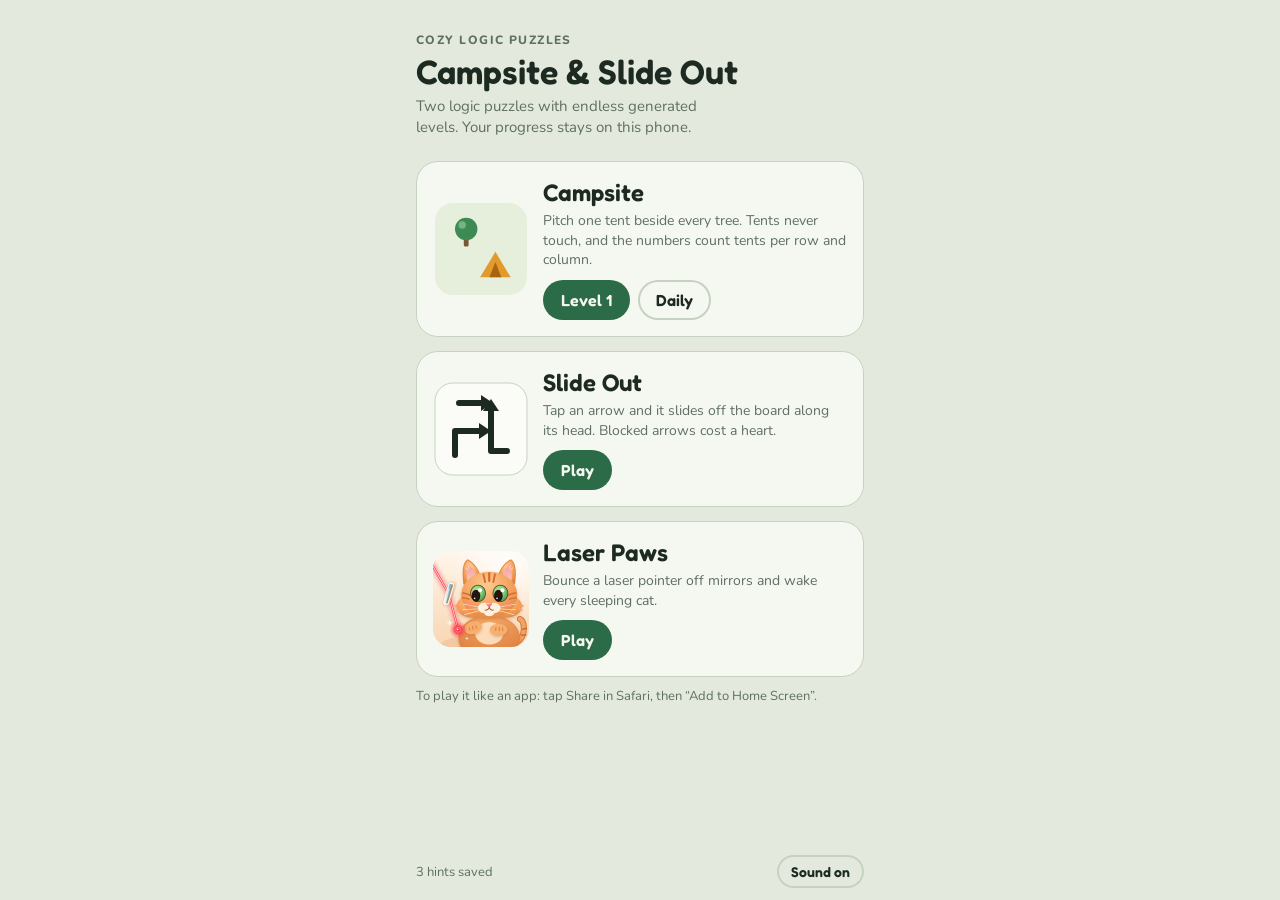
<file: index.html>
<!doctype html>
<html lang="en">
<head>
<meta charset="utf-8">
<meta name="viewport" content="width=device-width,initial-scale=1,maximum-scale=1,user-scalable=no,viewport-fit=cover">
<title>Cozy Puzzles</title>
<meta name="description" content="Campsite and Slide Out: two cozy logic puzzles.">
<meta name="theme-color" content="#E3EADD" media="(prefers-color-scheme: light)">
<meta name="theme-color" content="#111915" media="(prefers-color-scheme: dark)">
<meta name="apple-mobile-web-app-capable" content="yes">
<meta name="mobile-web-app-capable" content="yes">
<meta name="apple-mobile-web-app-status-bar-style" content="default">
<meta name="apple-mobile-web-app-title" content="Puzzles">
<link rel="manifest" href="manifest.webmanifest">
<link rel="apple-touch-icon" href="./assets/icon-all-180.png">
<link rel="icon" type="image/png" href="./assets/icon-all-192.png">
<link rel="preconnect" href="https://fonts.googleapis.com">
<link rel="preconnect" href="https://fonts.gstatic.com" crossorigin>
<link rel="stylesheet" href="https://fonts.googleapis.com/css2?family=Fredoka:wght@500;600;700&family=Nunito:wght@500;700;800&display=swap">
<link rel="stylesheet" href="./assets/style.css">
</head>
<body data-app="all" data-sw="./sw.js">
<div id="app">
  <section id="home" class="screen">
    <div class="home-head">
      <span class="eyebrow">Cozy logic puzzles</span>
      <h1>Campsite &amp; Slide Out</h1>
      <p>Two logic puzzles with endless generated levels. Your progress stays on this phone.</p>
    </div>
    <div class="games">
      <article class="game-card" id="cardCamp">
        <svg viewBox="0 0 96 96" aria-hidden="true">
          <rect x="2" y="2" width="92" height="92" rx="18" fill="var(--grass-bg)"/>
          <g transform="translate(14 12) scale(1.6)"><rect x="10.5" y="15" width="3" height="6" rx="1" fill="var(--trunk)"/><circle cx="12" cy="10" r="7" fill="var(--tree)"/><circle cx="9.5" cy="7.5" r="2.3" fill="var(--tree-hi)"/></g>
          <g transform="translate(42 44) scale(1.7)"><path d="M12 4 21 19H3Z" fill="var(--tent)"/><path d="M12 10 15.5 19h-7Z" fill="var(--tent-dark)"/></g>
        </svg>
        <div>
          <h2>Campsite</h2>
          <p>Pitch one tent beside every tree. Tents never touch, and the numbers count tents per row and column.</p>
          <div class="row">
            <button class="btn" id="playCamp">Level 1</button>
            <button class="btn ghost" id="playDaily">Daily</button>
          </div>
        </div>
      </article>
      <article class="game-card" id="cardArrows">
        <svg viewBox="0 0 96 96" aria-hidden="true">
          <rect x="2" y="2" width="92" height="92" rx="18" fill="var(--cell)" stroke="var(--line)"/>
          <g fill="none" stroke="var(--ink)" stroke-width="6" stroke-linecap="round" stroke-linejoin="round">
            <path d="M22 74V50h24"/><path d="M74 70H58V30"/><path d="M26 22h22"/>
          </g>
          <g fill="var(--ink)"><path d="M46 42l12 8-12 8z"/><path d="M50 30l8-12 8 12z"/><path d="M48 14l12 8-12 8z"/></g>
        </svg>
        <div>
          <h2>Slide Out</h2>
          <p>Tap an arrow and it slides off the board along its head. Blocked arrows cost a heart.</p>
          <div class="row"><button class="btn" id="playArrows">Level 1</button></div>
        </div>
      </article>
      <article class="game-card" id="cardLaser">
        <img src="assets/icon-laser-paws-192.png" alt="" width="96" height="96" style="border-radius:18px">
        <div>
          <h2>Laser Paws</h2>
          <p>Bounce a laser pointer off mirrors and wake every sleeping cat.</p>
          <div class="row"><a class="btn" href="laser-paws/" style="text-decoration:none">Play</a></div>
        </div>
      </article>
    </div>
    <p class="tip" id="installTip" hidden>To play it like an app: tap Share in Safari, then “Add to Home Screen”.</p>
    <div class="home-foot">
      <span id="hintBank">3 hints saved</span>
      <button class="btn ghost" id="muteBtn" style="font-size:14px;padding:8px 14px">Sound on</button>
    </div>
  </section>

  <section id="camp" class="screen" hidden>
    <div class="bar">
      <button class="icon-btn" data-back aria-label="Back to menu"><svg viewBox="0 0 24 24" fill="none" stroke="currentColor" stroke-width="2.4" stroke-linecap="round" stroke-linejoin="round"><path d="M15 5l-7 7 7 7"/></svg></button>
      <div class="bar-title"><h2 id="campTitle">Level 1</h2><div class="sub" id="campSub">0:00</div></div>
    </div>
    <div class="stage" id="campStage"><div class="camp-board" id="campBoard"></div></div>
    <div class="controls">
      <button class="ctl" id="campUndo"><svg viewBox="0 0 24 24" fill="none" stroke="currentColor" stroke-width="2.2" stroke-linecap="round" stroke-linejoin="round"><path d="M9 14 4 9l5-5"/><path d="M4 9h10a6 6 0 0 1 0 12h-3"/></svg>Undo</button>
      <button class="ctl" id="campHint"><svg viewBox="0 0 24 24" fill="none" stroke="currentColor" stroke-width="2.2" stroke-linecap="round" stroke-linejoin="round"><path d="M9 18h6M10 21h4"/><path d="M12 3a6 6 0 0 0-3.5 10.9c.6.5 1 1.2 1 2.1h5c0-.9.4-1.6 1-2.1A6 6 0 0 0 12 3z"/></svg><span class="badge" data-hints>Hint · 3</span></button>
      <button class="ctl" id="campReset"><svg viewBox="0 0 24 24" fill="none" stroke="currentColor" stroke-width="2.2" stroke-linecap="round" stroke-linejoin="round"><path d="M3 12a9 9 0 1 0 3-6.7L3 8"/><path d="M3 3v5h5"/></svg>Restart</button>
    </div>
  </section>

  <section id="arrows" class="screen" hidden>
    <div class="bar">
      <button class="icon-btn" data-back aria-label="Back to menu"><svg viewBox="0 0 24 24" fill="none" stroke="currentColor" stroke-width="2.4" stroke-linecap="round" stroke-linejoin="round"><path d="M15 5l-7 7 7 7"/></svg></button>
      <div class="bar-title"><h2 id="arTitle">Level 1</h2><div class="sub" id="arSub">0 arrows left</div></div>
      <div class="hearts" id="arHearts"></div>
    </div>
    <div class="stage" id="arStage"><canvas id="arCanvas"></canvas></div>
    <div class="controls">
      <button class="ctl" id="arHint"><svg viewBox="0 0 24 24" fill="none" stroke="currentColor" stroke-width="2.2" stroke-linecap="round" stroke-linejoin="round"><path d="M9 18h6M10 21h4"/><path d="M12 3a6 6 0 0 0-3.5 10.9c.6.5 1 1.2 1 2.1h5c0-.9.4-1.6 1-2.1A6 6 0 0 0 12 3z"/></svg><span class="badge" data-hints>Hint · 3</span></button>
      <button class="ctl" id="arReset"><svg viewBox="0 0 24 24" fill="none" stroke="currentColor" stroke-width="2.2" stroke-linecap="round" stroke-linejoin="round"><path d="M3 12a9 9 0 1 0 3-6.7L3 8"/><path d="M3 3v5h5"/></svg>Restart</button>
    </div>
  </section>

  <div id="overlay" hidden><div class="sheet" id="sheet"></div></div>
</div>
<script src="./assets/game.js"></script>
</body>
</html>
</file>
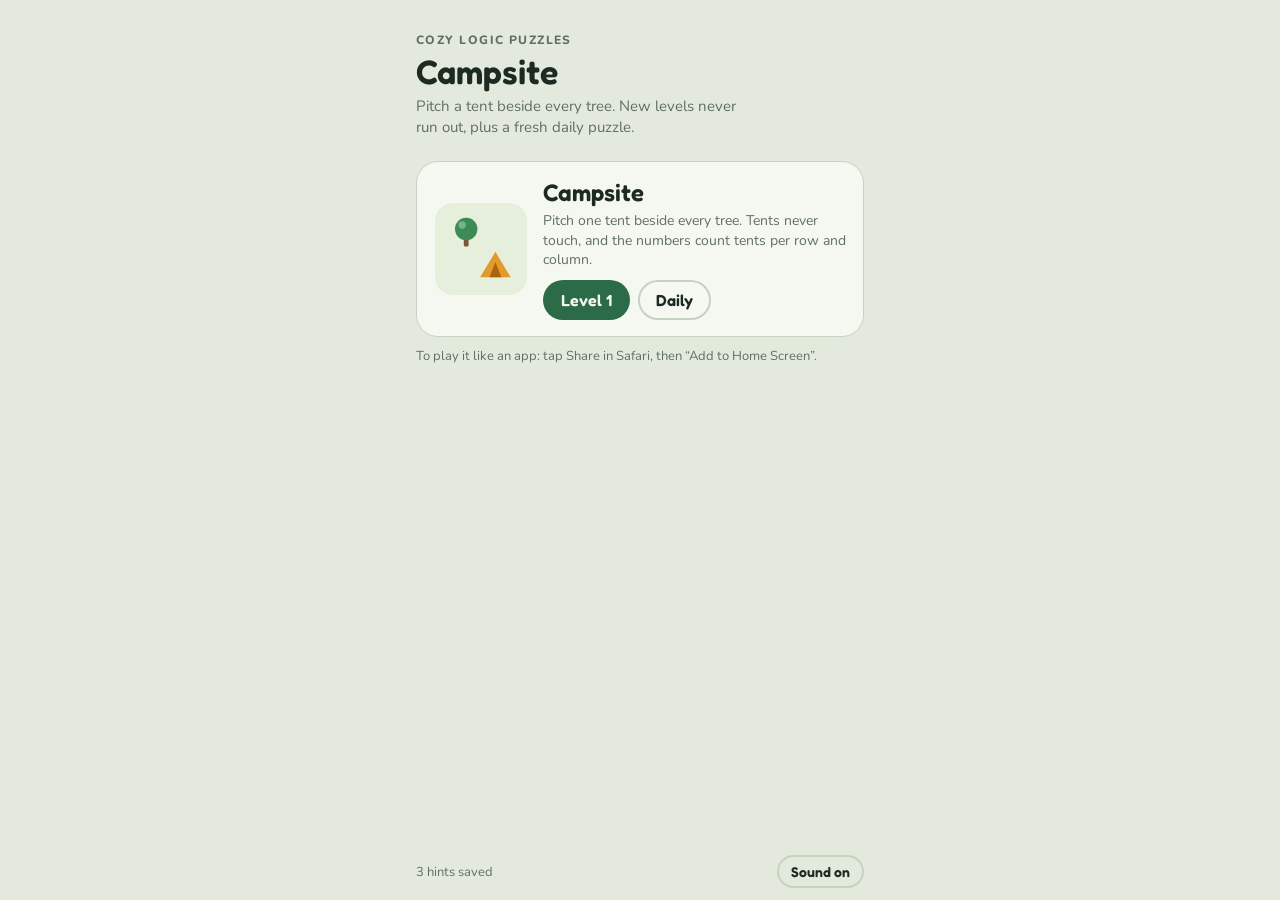
<file: campsite/index.html>
<!doctype html>
<html lang="en">
<head>
<meta charset="utf-8">
<meta name="viewport" content="width=device-width,initial-scale=1,maximum-scale=1,user-scalable=no,viewport-fit=cover">
<title>Campsite</title>
<meta name="description" content="Pitch a tent beside every tree.">
<meta name="theme-color" content="#E3EADD" media="(prefers-color-scheme: light)">
<meta name="theme-color" content="#111915" media="(prefers-color-scheme: dark)">
<meta name="apple-mobile-web-app-capable" content="yes">
<meta name="mobile-web-app-capable" content="yes">
<meta name="apple-mobile-web-app-status-bar-style" content="default">
<meta name="apple-mobile-web-app-title" content="Campsite">
<link rel="manifest" href="manifest.webmanifest">
<link rel="apple-touch-icon" href="../assets/icon-campsite-180.png">
<link rel="icon" type="image/png" href="../assets/icon-campsite-192.png">
<link rel="preconnect" href="https://fonts.googleapis.com">
<link rel="preconnect" href="https://fonts.gstatic.com" crossorigin>
<link rel="stylesheet" href="https://fonts.googleapis.com/css2?family=Fredoka:wght@500;600;700&family=Nunito:wght@500;700;800&display=swap">
<link rel="stylesheet" href="../assets/style.css">
</head>
<body data-app="camp" data-sw="../sw.js">
<div id="app">
  <section id="home" class="screen">
    <div class="home-head">
      <span class="eyebrow">Cozy logic puzzles</span>
      <h1>Campsite &amp; Slide Out</h1>
      <p>Two logic puzzles with endless generated levels. Your progress stays on this phone.</p>
    </div>
    <div class="games">
      <article class="game-card" id="cardCamp">
        <svg viewBox="0 0 96 96" aria-hidden="true">
          <rect x="2" y="2" width="92" height="92" rx="18" fill="var(--grass-bg)"/>
          <g transform="translate(14 12) scale(1.6)"><rect x="10.5" y="15" width="3" height="6" rx="1" fill="var(--trunk)"/><circle cx="12" cy="10" r="7" fill="var(--tree)"/><circle cx="9.5" cy="7.5" r="2.3" fill="var(--tree-hi)"/></g>
          <g transform="translate(42 44) scale(1.7)"><path d="M12 4 21 19H3Z" fill="var(--tent)"/><path d="M12 10 15.5 19h-7Z" fill="var(--tent-dark)"/></g>
        </svg>
        <div>
          <h2>Campsite</h2>
          <p>Pitch one tent beside every tree. Tents never touch, and the numbers count tents per row and column.</p>
          <div class="row">
            <button class="btn" id="playCamp">Level 1</button>
            <button class="btn ghost" id="playDaily">Daily</button>
          </div>
        </div>
      </article>
      <article class="game-card" id="cardArrows">
        <svg viewBox="0 0 96 96" aria-hidden="true">
          <rect x="2" y="2" width="92" height="92" rx="18" fill="var(--cell)" stroke="var(--line)"/>
          <g fill="none" stroke="var(--ink)" stroke-width="6" stroke-linecap="round" stroke-linejoin="round">
            <path d="M22 74V50h24"/><path d="M74 70H58V30"/><path d="M26 22h22"/>
          </g>
          <g fill="var(--ink)"><path d="M46 42l12 8-12 8z"/><path d="M50 30l8-12 8 12z"/><path d="M48 14l12 8-12 8z"/></g>
        </svg>
        <div>
          <h2>Slide Out</h2>
          <p>Tap an arrow and it slides off the board along its head. Blocked arrows cost a heart.</p>
          <div class="row"><button class="btn" id="playArrows">Level 1</button></div>
        </div>
      </article>
    </div>
    <p class="tip" id="installTip" hidden>To play it like an app: tap Share in Safari, then “Add to Home Screen”.</p>
    <div class="home-foot">
      <span id="hintBank">3 hints saved</span>
      <button class="btn ghost" id="muteBtn" style="font-size:14px;padding:8px 14px">Sound on</button>
    </div>
  </section>

  <section id="camp" class="screen" hidden>
    <div class="bar">
      <button class="icon-btn" data-back aria-label="Back to menu"><svg viewBox="0 0 24 24" fill="none" stroke="currentColor" stroke-width="2.4" stroke-linecap="round" stroke-linejoin="round"><path d="M15 5l-7 7 7 7"/></svg></button>
      <div class="bar-title"><h2 id="campTitle">Level 1</h2><div class="sub" id="campSub">0:00</div></div>
    </div>
    <div class="stage" id="campStage"><div class="camp-board" id="campBoard"></div></div>
    <div class="controls">
      <button class="ctl" id="campUndo"><svg viewBox="0 0 24 24" fill="none" stroke="currentColor" stroke-width="2.2" stroke-linecap="round" stroke-linejoin="round"><path d="M9 14 4 9l5-5"/><path d="M4 9h10a6 6 0 0 1 0 12h-3"/></svg>Undo</button>
      <button class="ctl" id="campHint"><svg viewBox="0 0 24 24" fill="none" stroke="currentColor" stroke-width="2.2" stroke-linecap="round" stroke-linejoin="round"><path d="M9 18h6M10 21h4"/><path d="M12 3a6 6 0 0 0-3.5 10.9c.6.5 1 1.2 1 2.1h5c0-.9.4-1.6 1-2.1A6 6 0 0 0 12 3z"/></svg><span class="badge" data-hints>Hint · 3</span></button>
      <button class="ctl" id="campReset"><svg viewBox="0 0 24 24" fill="none" stroke="currentColor" stroke-width="2.2" stroke-linecap="round" stroke-linejoin="round"><path d="M3 12a9 9 0 1 0 3-6.7L3 8"/><path d="M3 3v5h5"/></svg>Restart</button>
    </div>
  </section>

  <section id="arrows" class="screen" hidden>
    <div class="bar">
      <button class="icon-btn" data-back aria-label="Back to menu"><svg viewBox="0 0 24 24" fill="none" stroke="currentColor" stroke-width="2.4" stroke-linecap="round" stroke-linejoin="round"><path d="M15 5l-7 7 7 7"/></svg></button>
      <div class="bar-title"><h2 id="arTitle">Level 1</h2><div class="sub" id="arSub">0 arrows left</div></div>
      <div class="hearts" id="arHearts"></div>
    </div>
    <div class="stage" id="arStage"><canvas id="arCanvas"></canvas></div>
    <div class="controls">
      <button class="ctl" id="arHint"><svg viewBox="0 0 24 24" fill="none" stroke="currentColor" stroke-width="2.2" stroke-linecap="round" stroke-linejoin="round"><path d="M9 18h6M10 21h4"/><path d="M12 3a6 6 0 0 0-3.5 10.9c.6.5 1 1.2 1 2.1h5c0-.9.4-1.6 1-2.1A6 6 0 0 0 12 3z"/></svg><span class="badge" data-hints>Hint · 3</span></button>
      <button class="ctl" id="arReset"><svg viewBox="0 0 24 24" fill="none" stroke="currentColor" stroke-width="2.2" stroke-linecap="round" stroke-linejoin="round"><path d="M3 12a9 9 0 1 0 3-6.7L3 8"/><path d="M3 3v5h5"/></svg>Restart</button>
    </div>
  </section>

  <div id="overlay" hidden><div class="sheet" id="sheet"></div></div>
</div>
<script src="../assets/game.js"></script>
</body>
</html>
</file>
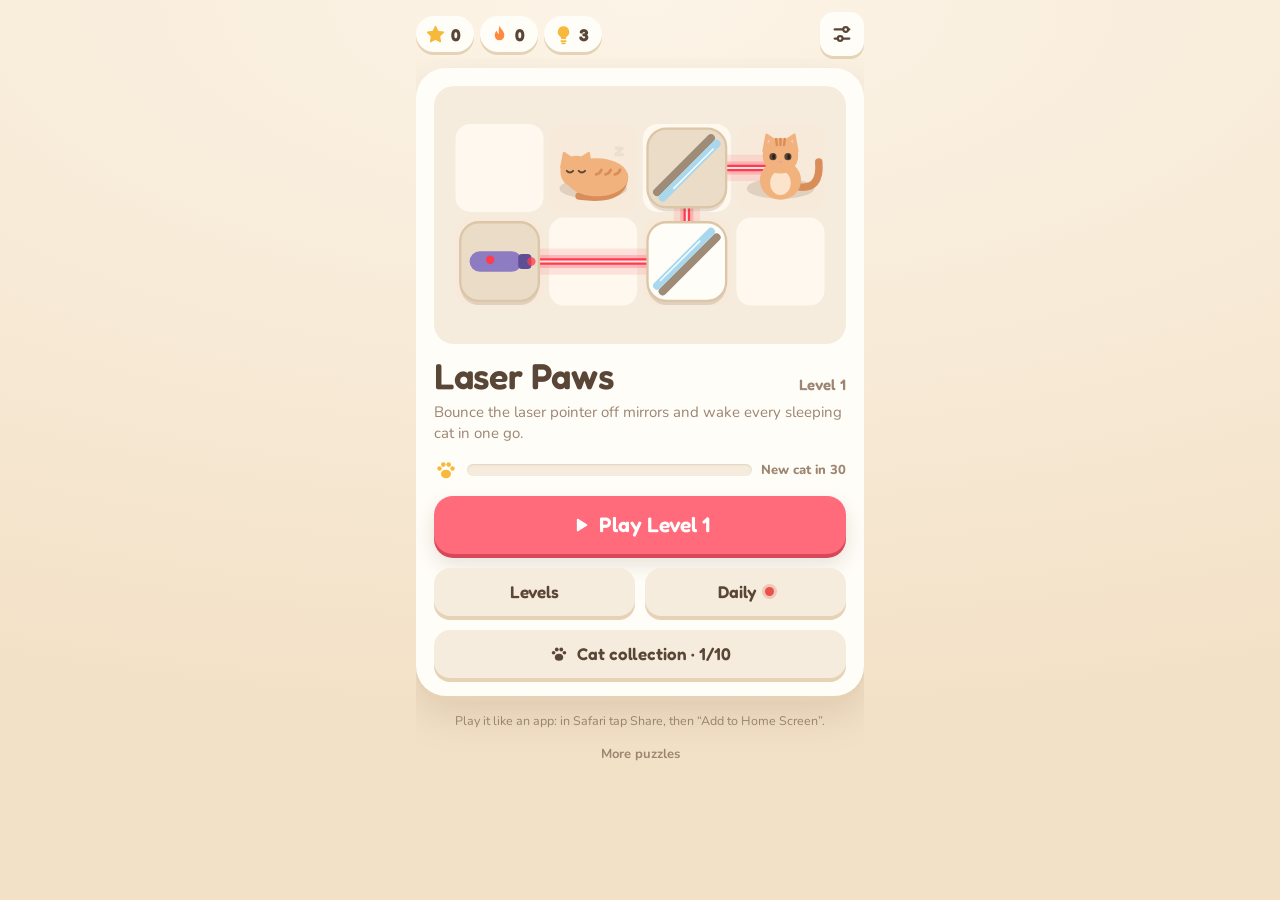
<file: laser-paws/index.html>
<!doctype html>
<html lang="en">
<head>
<meta charset="utf-8">
<meta name="viewport" content="width=device-width,initial-scale=1,maximum-scale=1,user-scalable=no,viewport-fit=cover">
<title>Laser Paws</title>
<meta name="description" content="Bounce a laser pointer off mirrors and wake every sleeping cat. 300 levels and a daily puzzle.">
<meta name="theme-color" content="#FCF4E7">
<meta name="apple-mobile-web-app-capable" content="yes">
<meta name="mobile-web-app-capable" content="yes">
<meta name="apple-mobile-web-app-status-bar-style" content="default">
<meta name="apple-mobile-web-app-title" content="Laser Paws">
<link rel="manifest" href="manifest.webmanifest">
<link rel="apple-touch-icon" href="../assets/icon-laser-paws-180.png">
<link rel="icon" type="image/png" href="../assets/icon-laser-paws-192.png">
<link rel="preconnect" href="https://fonts.googleapis.com">
<link rel="preconnect" href="https://fonts.gstatic.com" crossorigin>
<link rel="stylesheet" href="https://fonts.googleapis.com/css2?family=Fredoka:wght@500;600;700&family=Nunito:wght@500;700;800&display=swap">
<link rel="stylesheet" href="../assets/laser-paws.css">
</head>
<body>
<script src="../assets/laser-core.js"></script>
<script src="../assets/laser-paws.js"></script>
</body>
</html>
</file>
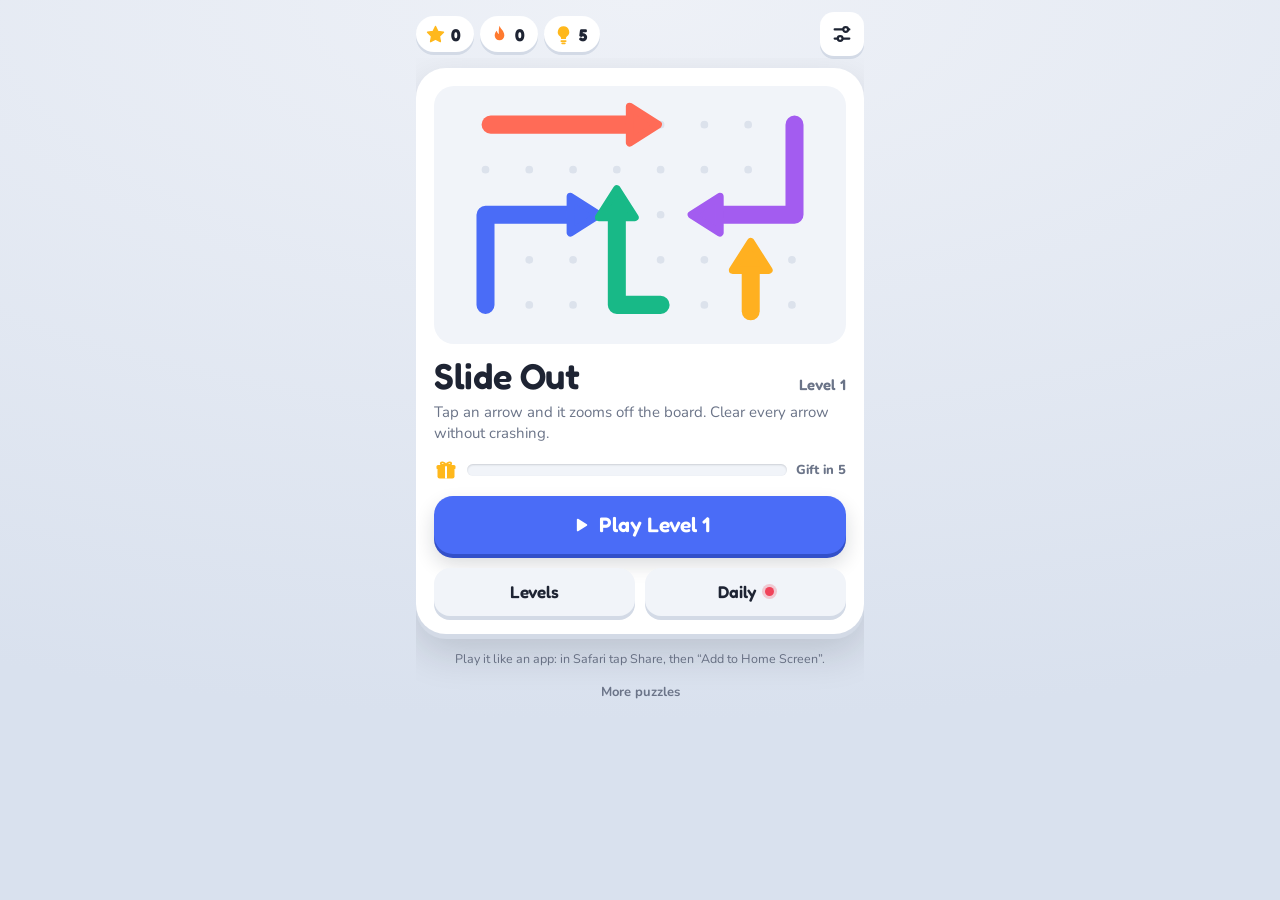
<file: slide-out/index.html>
<!doctype html>
<html lang="en">
<head>
<meta charset="utf-8">
<meta name="viewport" content="width=device-width,initial-scale=1,maximum-scale=1,user-scalable=no,viewport-fit=cover">
<title>Slide Out</title>
<meta name="description" content="Tap arrows to slide them off the board. Endless levels, daily puzzle, no crashes allowed.">
<meta name="theme-color" content="#EEF1F7">
<meta name="apple-mobile-web-app-capable" content="yes">
<meta name="mobile-web-app-capable" content="yes">
<meta name="apple-mobile-web-app-status-bar-style" content="default">
<meta name="apple-mobile-web-app-title" content="Slide Out">
<link rel="manifest" href="manifest.webmanifest">
<link rel="apple-touch-icon" href="../assets/icon-slide-out-180.png">
<link rel="icon" type="image/png" href="../assets/icon-slide-out-192.png">
<link rel="preconnect" href="https://fonts.googleapis.com">
<link rel="preconnect" href="https://fonts.gstatic.com" crossorigin>
<link rel="stylesheet" href="https://fonts.googleapis.com/css2?family=Fredoka:wght@500;600;700&family=Nunito:wght@500;700;800&display=swap">
<link rel="stylesheet" href="../assets/slide-out.css">
</head>
<body>
<script src="../assets/slide-out.js"></script>
</body>
</html>
</file>
<file: assets/style.css>
*,*::before,*::after{box-sizing:border-box}
html{padding-top:env(safe-area-inset-top,0px);padding-bottom:env(safe-area-inset-bottom,0px);color-scheme:light;-webkit-text-size-adjust:100%}
body{margin:0;font-size:14px;overscroll-behavior:none}
[hidden]{display:none!important}
.tip{margin:10px 0 0;font-size:13px;color:var(--muted);line-height:1.4}

/* Layout: one-screen phone app. Centred column (max 480px): top bar, board filling the middle, thumb controls underneath. */
:root{
  --bg:#E3EADD; --surface:#F5F8F1; --cell:#FBFCF8; --line:#C6D2C0; --ink:#1D2A22; --muted:#5F6F62;
  --accent:#2C6B48; --accent-ink:#F5F8F1; --tree:#3D8A55; --tree-hi:#74B585; --trunk:#7A5536;
  --tent:#E29A2C; --tent-dark:#A9640F; --grass:#79A963; --grass-bg:#E5EFDB; --danger:#C2453C; --gold:#D99A1E;
  --display:"Fredoka","Nunito",ui-rounded,system-ui,sans-serif; --body:"Nunito",ui-rounded,system-ui,sans-serif;
}
@media (prefers-color-scheme: dark){ :root:not([data-theme="light"]){
  --bg:#111915; --surface:#19241E; --cell:#1F2C25; --line:#2D3D34; --ink:#E5ECE3; --muted:#93A497;
  --accent:#6CC08C; --accent-ink:#0F1A14; --tree:#4FA36A; --tree-hi:#86CB98; --trunk:#9C7350;
  --tent:#F0B04A; --tent-dark:#B8741C; --grass:#6E9C5B; --grass-bg:#22332A; --danger:#EE6B60; --gold:#F0B94A;
  color-scheme:dark } }
:root[data-theme="dark"]{
  --bg:#111915; --surface:#19241E; --cell:#1F2C25; --line:#2D3D34; --ink:#E5ECE3; --muted:#93A497;
  --accent:#6CC08C; --accent-ink:#0F1A14; --tree:#4FA36A; --tree-hi:#86CB98; --trunk:#9C7350;
  --tent:#F0B04A; --tent-dark:#B8741C; --grass:#6E9C5B; --grass-bg:#22332A; --danger:#EE6B60; --gold:#F0B94A;
  color-scheme:dark }

html,body{height:100%}
body{background:var(--bg);color:var(--ink);font-family:var(--body);-webkit-tap-highlight-color:transparent;user-select:none;-webkit-user-select:none;overflow:hidden}
#app{height:100%;max-width:480px;margin:0 auto;padding-inline:16px;box-sizing:border-box;position:relative}
.screen{height:100%;display:flex;flex-direction:column;padding-block:12px;box-sizing:border-box}
h1,h2,h3{font-family:var(--display);font-weight:600;margin:0;text-wrap:balance}
button{font:inherit;color:inherit;cursor:pointer;border:0;background:none;touch-action:manipulation}
button:focus-visible{outline:3px solid var(--accent);outline-offset:2px}

/* Home */
.home-head{padding-block:20px 8px;display:grid;gap:6px}
.eyebrow{font-size:12px;letter-spacing:.12em;text-transform:uppercase;color:var(--muted);font-weight:800}
.home-head h1{font-size:34px;line-height:1.05}
.home-head p{margin:0;color:var(--muted);font-size:15px;line-height:1.45;max-width:36ch}
.games{display:grid;gap:14px;margin-top:14px;overflow:auto;min-height:0}
.game-card{background:var(--surface);border-radius:22px;padding:16px;display:grid;grid-template-columns:96px 1fr;gap:14px;align-items:center;border:1px solid var(--line)}
.game-card svg{width:96px;height:96px;display:block}
.game-card h2{font-size:24px}
.game-card p{margin:4px 0 10px;color:var(--muted);font-size:14px;line-height:1.4}
.row{display:flex;gap:8px;flex-wrap:wrap}
.btn{background:var(--accent);color:var(--accent-ink);font-family:var(--display);font-weight:600;font-size:16px;padding:10px 18px;border-radius:999px}
.btn.ghost{background:transparent;color:var(--ink);box-shadow:inset 0 0 0 2px var(--line)}
.home-foot{margin-top:auto;padding-top:14px;display:flex;justify-content:space-between;align-items:center;color:var(--muted);font-size:13px}

/* Game chrome */
.bar{display:flex;align-items:center;gap:10px;min-height:44px}
.icon-btn{width:44px;height:44px;border-radius:14px;display:grid;place-items:center;background:var(--surface);border:1px solid var(--line)}
.icon-btn svg{width:22px;height:22px}
.bar-title{flex:1;min-width:0}
.bar-title h2{font-size:22px;line-height:1.1}
.bar-title .sub{font-size:13px;color:var(--muted);font-variant-numeric:tabular-nums}
.stage{flex:1;min-height:0;position:relative;display:grid;place-items:center}
.controls{display:flex;justify-content:center;gap:10px;padding-top:8px}
.ctl{display:grid;justify-items:center;gap:2px;min-width:72px;padding:8px 10px;border-radius:16px;background:var(--surface);border:1px solid var(--line);font-size:12px;font-weight:800;color:var(--muted)}
.ctl svg{width:24px;height:24px;color:var(--ink)}
.ctl .badge{font-variant-numeric:tabular-nums}
.hearts{display:flex;gap:3px}
.hearts svg{width:22px;height:22px}

/* Campsite board */
.camp-board{display:grid;gap:3px;touch-action:none}
.camp-board > div{border-radius:7px;display:grid;place-items:center;position:relative}
.camp-board .c{background:var(--cell);box-shadow:inset 0 0 0 1px var(--line)}
.camp-board .c.grass{background:var(--grass-bg)}
.camp-board .c svg{width:82%;height:82%}
.camp-board .c.tree svg{width:90%;height:90%}
.camp-board .c.bad{box-shadow:inset 0 0 0 2.5px var(--danger)}
.camp-board .c.hinted{animation:pulse 1.2s ease-out 2}
.camp-board .clue{font-family:var(--display);font-weight:600;font-size:var(--fs,18px);color:var(--ink);font-variant-numeric:tabular-nums}
.camp-board .clue.done{color:var(--muted);opacity:.55}
.camp-board .clue.over{color:var(--danger)}
.camp-board.solved .c{transition:background .3s}
@keyframes pulse{0%{box-shadow:inset 0 0 0 4px var(--gold)}100%{box-shadow:inset 0 0 0 1px var(--line)}}

/* Slide Out canvas */
#arCanvas{position:absolute;inset:0;width:100%;height:100%;touch-action:none}

/* Overlay */
#overlay{position:fixed;inset:0;background:color-mix(in srgb,var(--bg) 70%,transparent);backdrop-filter:blur(6px);-webkit-backdrop-filter:blur(6px);display:grid;place-items:center;padding:24px;z-index:10}
.sheet{background:var(--surface);border:1px solid var(--line);border-radius:26px;padding:24px 22px;width:min(100%,360px);box-sizing:border-box;display:grid;gap:12px;text-align:center}
.sheet h3{font-size:26px}
.sheet p{margin:0;color:var(--muted);line-height:1.45}
.sheet .big{font-family:var(--display);font-size:56px;font-weight:700;color:var(--accent);font-variant-numeric:tabular-nums}
.sheet .stack{display:grid;gap:8px;margin-top:4px}
.ad-box{border:2px dashed var(--line);border-radius:16px;padding:18px;color:var(--muted);font-size:13px}
@media (prefers-reduced-motion: reduce){ .camp-board .c.hinted{animation:none;box-shadow:inset 0 0 0 4px var(--gold)} }
</file>
<file: assets/laser-paws.css>
/* Laser Paws: one-screen phone game in a warm cream room. Centred column (max 480px): top bar, board with tray, controls. */
:root{
  --bg:#FCF4E7; --bg2:#F3E1C7; --surface:#FFFDF8; --surface2:#F6ECDD; --edge:#E6D2B5; --ink:#5A4636; --muted:#9C8571;
  --accent:#FF6B7A; --accent-deep:#D9475A; --accent-ink:#FFFFFF;
  --gold:#F6B93B; --gold-deep:#CF8E0E; --gold-ink:#4A3000; --danger:#E5534B; --flame:#FF8A3D; --mint:#8CCB9E; --sky:#A9D8EE;
  --a3:#5DB37E; --shadow:rgba(122,92,64,.18);
  /* board */
  --board:#EFDDC3; --tile1:#FFF8EE; --tile2:#F7EADA; --token:#FFFDF8; --token-fixed:#EBDCC8; --token-edge:#DCC6A8;
  --mirror:#A9D8EE; --mirror-sheen:#F4FBFF; --mirror-back:#9E8B78; --couch:#E9A47C; --couch-dark:#C97F59;
  --beam:#FF3B4E; --beam-glow:#FF8C96; --blue:#3D8BFF; --blue-glow:#9CC6FF; --green:#22B45A; --green-glow:#97E2AE;
  --glass:#9FDCE6; --glass-edge:#4FAFC0; --portal1:#9B7BE0; --portal2:#3FB8A8; --bowl:#F7B6C4; --bowl-dark:#DC8199; --kibble:#9A6236; --laser:#8E7CC3; --laser-tip:#5E4E96; --valid:#BFE5C8; --tray:#F1E2CB;
  --display:"Fredoka","Nunito",ui-rounded,system-ui,sans-serif; --body:"Nunito",ui-rounded,system-ui,sans-serif;
  color-scheme:light;
}
*,*::before,*::after{box-sizing:border-box}
html{height:100%;padding-top:env(safe-area-inset-top,0px);padding-bottom:env(safe-area-inset-bottom,0px);background:var(--bg2);-webkit-text-size-adjust:100%}
body{height:100%;margin:0;font-family:var(--body);font-size:15px;color:var(--ink);background:radial-gradient(130% 80% at 50% 0%,var(--bg) 0%,var(--bg2) 100%) fixed;overflow:hidden;overscroll-behavior:none;user-select:none;-webkit-user-select:none;-webkit-tap-highlight-color:transparent;-webkit-touch-callout:none}
[hidden]{display:none!important}
h1,h2,h3,h4{font-family:var(--display);font-weight:600;margin:0;text-wrap:balance}
button{font:inherit;color:inherit;border:0;background:none;padding:0;cursor:pointer;touch-action:manipulation}
button:focus-visible{outline:3px solid var(--gold);outline-offset:3px}
svg{display:block}
#app{height:100%;max-width:480px;margin:0 auto;padding-inline:16px;position:relative}
.screen{height:100%;display:flex;flex-direction:column;padding-block:10px 12px}
.c-gold{color:var(--gold)} .c-flame{color:var(--flame)}

/* Buttons */
.btn{display:inline-flex;align-items:center;justify-content:center;gap:8px;min-height:48px;padding:0 20px;border-radius:16px;background:var(--accent);color:var(--accent-ink);font-family:var(--display);font-weight:600;font-size:17px;box-shadow:0 4px 0 var(--accent-deep),0 10px 20px var(--shadow);transition:transform .08s,box-shadow .08s}
.btn:active{transform:translateY(3px);box-shadow:0 1px 0 var(--accent-deep),0 4px 8px var(--shadow)}
.btn svg{width:20px;height:20px}
.btn.big{min-height:58px;font-size:21px;border-radius:19px;width:100%}
.btn.soft{background:var(--surface2);color:var(--ink);box-shadow:0 4px 0 var(--edge)}
.btn.soft:active{box-shadow:0 1px 0 var(--edge)}
.btn.gold{background:var(--gold);color:var(--gold-ink);box-shadow:0 4px 0 var(--gold-deep),0 10px 20px var(--shadow)}
.btn.gold:active{box-shadow:0 1px 0 var(--gold-deep)}
.btn.glow{animation:breathe 2.2s ease-in-out infinite}
.icon-btn{width:44px;height:44px;flex:none;border-radius:14px;background:var(--surface);box-shadow:0 3px 0 var(--edge);display:grid;place-items:center;transition:transform .08s}
.icon-btn:active{transform:translateY(2px);box-shadow:0 1px 0 var(--edge)}
.icon-btn svg{width:22px;height:22px}

/* Home */
.topbar{display:flex;align-items:center;gap:8px;min-height:48px}
.pills{display:flex;gap:6px;flex:1;flex-wrap:wrap}
.pill{display:inline-flex;align-items:center;gap:5px;height:36px;padding:0 13px 0 9px;border-radius:999px;background:var(--surface);box-shadow:0 3px 0 var(--edge);font-family:var(--display);font-weight:600;font-size:17px;font-variant-numeric:tabular-nums}
.pill svg{width:21px;height:21px}
.home-body{flex:1;min-height:0;overflow-y:auto;display:flex;flex-direction:column;gap:16px;padding-block:10px 4px}
.hero{position:relative;border-radius:30px;background:var(--surface);box-shadow:0 5px 0 var(--edge),0 18px 40px var(--shadow);padding:18px;display:grid;gap:14px}
.hero-art{border-radius:20px;background:var(--surface2);aspect-ratio:16/10;overflow:hidden}
.hero-art svg{width:100%;height:100%}
.hero h1{font-size:36px;line-height:1;letter-spacing:-.01em}
.hero-head{display:flex;align-items:flex-end;justify-content:space-between;gap:10px}
.hero-head .lvl-tag{font-family:var(--display);font-weight:600;color:var(--muted);font-size:15px;white-space:nowrap}
.hero p{margin:-6px 0 0;color:var(--muted);line-height:1.4}
.gift{display:flex;align-items:center;gap:9px;font-size:13px;font-weight:800;color:var(--muted)}
.gift .gi svg{width:24px;height:24px;color:var(--gold)}
.bar{flex:1;height:12px;border-radius:99px;background:var(--surface2);box-shadow:inset 0 1px 2px var(--shadow);overflow:hidden}
.bar i{display:block;height:100%;border-radius:inherit;background:linear-gradient(90deg,var(--gold),var(--flame));transition:width .9s cubic-bezier(.2,.8,.2,1)}
.duo{display:grid;grid-template-columns:1fr 1fr;gap:10px}
.dot{width:9px;height:9px;border-radius:50%;background:var(--danger);display:inline-block;box-shadow:0 0 0 3px color-mix(in srgb,var(--danger) 25%,transparent);animation:breathe 1.6s infinite}
.btn.done{color:var(--a3)}
.install{font-size:12.5px;color:var(--muted);text-align:center;margin:0;line-height:1.4}
.back-link{font-size:13px;color:var(--muted);text-align:center;font-weight:700;text-decoration:none}

/* Level grid */
.gbar{display:flex;align-items:center;gap:10px;min-height:48px}
.gtitle{flex:1;min-width:0}
.gtitle h2{font-size:24px;line-height:1.1}
.gtitle .sub{font-size:13px;color:var(--muted);font-weight:700;display:flex;align-items:center;gap:4px;white-space:nowrap;overflow:hidden}
.gtitle .sub svg{width:14px;height:14px;color:var(--gold)}
.lv-grid{flex:1;min-height:0;overflow-y:auto;display:grid;grid-template-columns:repeat(5,1fr);gap:10px;padding:12px 4px 24px;align-content:start}
.lvl{aspect-ratio:1;border-radius:18px;background:var(--surface);box-shadow:0 4px 0 var(--edge);display:grid;place-items:center;align-content:center;gap:3px;position:relative;font-family:var(--display);font-weight:600;font-size:20px;font-variant-numeric:tabular-nums}
.lvl:active{transform:translateY(3px);box-shadow:0 1px 0 var(--edge)}
.lvl.cur{background:var(--accent);color:var(--accent-ink);box-shadow:0 4px 0 var(--accent-deep);animation:breathe 1.8s infinite}
.lvl.lock{opacity:.45;box-shadow:none;background:var(--surface2)}
.lvl.lock svg{width:18px;height:18px}
.lst{display:flex;gap:1px}
.lst svg{width:12px;height:12px;color:var(--edge)}
.lst .on svg{color:var(--gold)}
.lgift{position:absolute;top:-7px;right:-7px}
.lgift svg{width:22px;height:22px;color:var(--gold);filter:drop-shadow(0 2px 0 var(--gold-deep))}

/* Game */
.hearts{display:flex;gap:1px}
.heart svg{width:28px;height:28px}
.heart path{fill:var(--surface2);stroke:var(--danger);stroke-width:1.8}
.heart.on path{fill:var(--danger)}
.heart.break{animation:hbreak .55s}
.progress{height:8px;border-radius:99px;background:var(--surface);box-shadow:inset 0 1px 2px var(--shadow);overflow:hidden;margin-top:8px}
.progress i{display:block;height:100%;width:0;border-radius:inherit;background:linear-gradient(90deg,var(--accent),var(--a3));transition:width .35s cubic-bezier(.2,.8,.2,1)}
.stage{flex:1;min-height:0;position:relative}
.stage.shake{animation:shake .35s}
#lpCanvas{position:absolute;inset:0;width:100%;height:100%;touch-action:none}
.coach{margin:6px auto 0;max-width:34ch;text-align:center;font-size:14.5px;font-weight:700;line-height:1.4;background:var(--surface);padding:10px 14px;border-radius:16px;box-shadow:0 3px 0 var(--edge);animation:rise .4s both}
.gctl{display:flex;justify-content:center;gap:26px;padding-top:12px}
.rbtn{display:grid;justify-items:center;gap:6px;font-size:12px;font-weight:800;color:var(--muted);letter-spacing:.03em;text-transform:uppercase}
.rbtn .disc{width:60px;height:60px;border-radius:50%;background:var(--surface);color:var(--ink);box-shadow:0 4px 0 var(--edge),0 10px 20px var(--shadow);display:grid;place-items:center;position:relative;transition:transform .08s}
.rbtn:active .disc{transform:translateY(3px);box-shadow:0 1px 0 var(--edge)}
.rbtn .disc svg{width:27px;height:27px}
.rbtn.hint .disc{background:var(--gold);color:var(--gold-ink);box-shadow:0 4px 0 var(--gold-deep),0 10px 20px var(--shadow)}
.count{position:absolute;top:-5px;right:-7px;min-width:24px;height:24px;padding:0 7px;border-radius:99px;background:var(--danger);color:#fff;font-family:var(--display);font-weight:600;font-size:14px;display:grid;place-items:center;box-shadow:0 2px 0 rgba(0,0,0,.18)}

/* Sheets */
#sheetWrap{position:fixed;inset:0;z-index:20;display:grid;place-items:center;padding:20px;background:color-mix(in srgb,var(--bg2) 60%,transparent);-webkit-backdrop-filter:blur(8px);backdrop-filter:blur(8px);animation:fade .2s both}
.sheet{width:min(100%,380px);max-height:100%;overflow-y:auto;background:var(--surface);border-radius:32px;padding:24px 20px 20px;box-shadow:0 6px 0 var(--edge),0 30px 60px var(--shadow);display:grid;gap:14px;text-align:center;animation:sheetIn .5s cubic-bezier(.25,1.45,.5,1) both}
.sheet h3{font-size:28px}
.sheet p{margin:0;color:var(--muted);line-height:1.45}
.sheet h4{font-size:18px;display:flex;justify-content:space-between;align-items:center;text-align:left;margin-top:4px}
.sheet h4 span{display:inline-flex;align-items:center;gap:4px;color:var(--muted);font-size:15px}
.sheet h4 svg{width:16px;height:16px;color:var(--gold)}
.ribbon{font-family:var(--display);font-weight:700;font-size:34px;color:var(--accent);line-height:1}
.wstars{display:flex;justify-content:center;align-items:flex-end;gap:4px;min-height:96px}
.wstar{width:74px;height:74px;color:var(--surface2);filter:drop-shadow(0 3px 0 var(--edge))}
.wstar:nth-child(2){width:90px;height:90px;margin-bottom:14px}
.wstar svg{width:100%;height:100%}
.wstar.on{color:var(--gold);filter:drop-shadow(0 4px 0 var(--gold-deep));animation:starIn .6s cubic-bezier(.3,1.7,.5,1) var(--d) both}
.chips{display:flex;justify-content:center;gap:8px;flex-wrap:wrap}
.chip{display:inline-flex;align-items:center;gap:6px;padding:8px 13px;border-radius:99px;background:var(--surface2);font-weight:800;font-size:14px}
.chip svg{width:18px;height:18px}
.stack{display:grid;gap:10px}
.big-n{font-family:var(--display);font-size:68px;font-weight:700;color:var(--accent);line-height:1}
.ad-box{border:2px dashed var(--edge);border-radius:16px;padding:16px;color:var(--muted);font-size:13px}
.sheet-icon{width:84px;height:84px;margin:0 auto;border-radius:26px;display:grid;place-items:center;background:var(--surface2);color:var(--gold)}
.sheet-icon svg{width:48px;height:48px}
.sheet-icon.bounce{animation:giftBounce 1s cubic-bezier(.3,1.6,.5,1) both}
.tgls{display:grid;gap:8px}
.tgl{display:flex;align-items:center;justify-content:space-between;padding:12px 14px;border-radius:16px;background:var(--surface2);font-weight:800;font-size:16px}
.tgl i{width:52px;height:32px;border-radius:99px;background:var(--edge);position:relative;transition:background .2s}
.tgl i::after{content:"";position:absolute;top:3px;left:3px;width:26px;height:26px;border-radius:50%;background:#fff;box-shadow:0 2px 4px rgba(0,0,0,.2);transition:transform .25s cubic-bezier(.3,1.5,.5,1)}
.tgl[aria-checked="true"] i{background:var(--a3)}
.tgl[aria-checked="true"] i::after{transform:translateX(20px)}
.skins{display:grid;grid-template-columns:1fr 1fr;gap:8px}
.skin{padding:10px;border-radius:16px;background:var(--surface2);display:grid;gap:5px;text-align:left}
.skin.sel{box-shadow:inset 0 0 0 3px var(--accent)}
.skin.locked{opacity:.55}
.sw{display:flex;gap:3px;padding:6px;border-radius:10px}
.sw i{flex:1;height:20px;border-radius:6px}
.skin b{font-family:var(--display);font-weight:600;font-size:15px}
.skin small{font-size:12px;color:var(--muted);display:flex;align-items:center;gap:3px;font-weight:700}
.skin small svg{width:12px;height:12px}

/* Toasts, floating text, particles */
#toasts{position:fixed;left:0;right:0;top:calc(env(safe-area-inset-top,0px) + 12px);display:grid;justify-items:center;gap:8px;z-index:40;pointer-events:none}
.toast{display:flex;align-items:center;gap:8px;padding:11px 18px;border-radius:99px;background:var(--ink);color:var(--surface);font-weight:800;font-size:15px;box-shadow:0 10px 24px var(--shadow);animation:toastIn 2.8s both}
.toast svg{width:20px;height:20px;color:var(--gold)}
.float{position:fixed;z-index:35;pointer-events:none;font-family:var(--display);font-weight:700;font-size:26px;color:var(--gold);text-shadow:0 2px 0 var(--gold-deep),0 0 14px var(--surface);white-space:nowrap;animation:floatUp 1s ease-out both}
.float.big{font-size:34px}
#fx{position:fixed;inset:0;width:100%;height:100%;pointer-events:none;z-index:30}

/* Home art motion */
.art .slide{animation:slideA 3.2s cubic-bezier(.5,0,.75,0) infinite}
.art .slide2{animation:slideB 3.2s cubic-bezier(.5,0,.75,0) 1.6s infinite}

@keyframes breathe{0%,100%{transform:scale(1)}50%{transform:scale(1.035)}}
@keyframes shake{0%,100%{transform:none}20%{transform:translateX(-6px)}40%{transform:translateX(6px)}60%{transform:translateX(-3px)}80%{transform:translateX(3px)}}
@keyframes hbreak{0%{transform:scale(1.6)}35%{transform:scale(.6) rotate(-18deg)}100%{transform:none}}
@keyframes sheetIn{from{transform:scale(.7) translateY(40px);opacity:0}to{transform:none;opacity:1}}
@keyframes fade{from{opacity:0}}
@keyframes rise{from{transform:translateY(10px);opacity:0}}
@keyframes starIn{0%{transform:scale(0) rotate(-50deg);opacity:0}100%{transform:none;opacity:1}}
@keyframes giftBounce{0%{transform:scale(0) rotate(-20deg)}60%{transform:scale(1.15) rotate(6deg)}100%{transform:none}}
@keyframes toastIn{0%{transform:translateY(-30px);opacity:0}10%,85%{transform:none;opacity:1}100%{transform:translateY(-20px);opacity:0}}
@keyframes floatUp{0%{transform:translate(-50%,-30%) scale(.5);opacity:0}18%{transform:translate(-50%,-70%) scale(1.2);opacity:1}100%{transform:translate(-50%,-190%) scale(1);opacity:0}}
@keyframes slideA{0%,30%{transform:translateX(0);opacity:1}62%{transform:translateX(150px);opacity:0}63%{transform:translateX(0);opacity:0}85%,100%{opacity:1}}
@keyframes slideB{0%,30%{transform:translateY(0);opacity:1}62%{transform:translateY(-120px);opacity:0}63%{transform:translateY(0);opacity:0}85%,100%{opacity:1}}
@media (prefers-reduced-motion: reduce){*,*::before,*::after{animation-duration:.001s!important;animation-iteration-count:1!important;transition:none!important}}

/* Laser Paws extras */
.gctl{gap:20px}
.moves{font-family:var(--display);font-weight:600;font-size:15px;color:var(--muted);font-variant-numeric:tabular-nums;display:flex;align-items:center;gap:4px}
.chapter{display:grid;gap:10px;margin-bottom:8px}
.chapter-head{display:flex;align-items:center;gap:12px;padding:10px 12px;border-radius:18px;background:var(--surface);box-shadow:0 3px 0 var(--edge)}
.chapter-head canvas{width:52px;height:52px;flex:none}
.chapter-head h3{font-size:19px}
.chapter-head p{margin:0;font-size:13px;color:var(--muted);font-weight:700}
.chapter-head.locked{opacity:.55}
.lv-wrap{flex:1;min-height:0;overflow-y:auto;padding:12px 2px 24px}
.lv-wrap .lv-grid{overflow:visible;padding:0;flex:none}
.cats-grid{flex:1;min-height:0;overflow-y:auto;display:grid;grid-template-columns:1fr 1fr;gap:12px;padding:12px 2px 24px;align-content:start}
.cat-card{background:var(--surface);border-radius:22px;box-shadow:0 4px 0 var(--edge);padding:12px;display:grid;justify-items:center;gap:4px;text-align:center}
.cat-card canvas{width:100%;max-width:140px;aspect-ratio:1}
.cat-card b{font-family:var(--display);font-weight:600;font-size:17px}
.cat-card small{color:var(--muted);font-weight:700;font-size:12.5px}
.cat-card.locked canvas{filter:brightness(0) opacity(.18)}
.hero-art canvas{width:100%;height:100%;display:block}
.sheet canvas.new-cat{width:150px;height:150px;margin:0 auto;animation:giftBounce 1s cubic-bezier(.3,1.6,.5,1) both}
.moves svg{width:20px;height:20px}
.chapter-head.locked canvas{filter:brightness(0) opacity(.18)}
</file>
<file: assets/slide-out.css>
/* Slide Out: one-screen phone game. Centred column (max 480px): top bar, board card filling the middle, chunky thumb controls. */
:root{
  --bg:#EEF1F7; --bg2:#D9E1EE; --surface:#FFFFFF; --surface2:#F1F4F9; --edge:#D3DAE6; --ink:#1E2433; --muted:#6B7488;
  --accent:#4A6CF7; --accent-deep:#3350C9; --accent-ink:#FFFFFF; --paper:#FFFFFF; --dot:#DCE2EC;
  --a1:#4A6CF7; --a2:#FF6B57; --a3:#18B987; --a4:#FFB020; --a5:#A35CF0; --a6:#1E2433;
  --gold:#FFB81C; --gold-deep:#D18E00; --gold-ink:#3A2600; --danger:#F0435A; --flame:#FF7A2F; --shadow:rgba(20,24,40,.16);
  --display:"Fredoka","Nunito",ui-rounded,system-ui,sans-serif; --body:"Nunito",ui-rounded,system-ui,sans-serif;
  color-scheme:light;
}
:root[data-skin="candy"]{
  --bg:#FFEAF2; --bg2:#FFD0E3; --surface:#FFF9FC; --surface2:#FFEAF3; --edge:#F2C2D6; --ink:#3B1730; --muted:#8F5F7C;
  --accent:#F0458B; --accent-deep:#C02A69; --paper:#FFFFFF; --dot:#F6D5E3;
  --a1:#F0458B; --a2:#7A5CFF; --a3:#2EC4B6; --a4:#FF9F1C; --a5:#FF6B6B; --a6:#3B1730; --shadow:rgba(80,20,50,.16)}
:root[data-skin="ocean"]{
  --bg:#DFF4F8; --bg2:#B7E1EC; --surface:#F7FDFF; --surface2:#E6F6FA; --edge:#BBDCE6; --ink:#0F3443; --muted:#4F7584;
  --accent:#0F9DB8; --accent-deep:#08788D; --paper:#FFFFFF; --dot:#CDE7EE;
  --a1:#0F9DB8; --a2:#FF7A59; --a3:#1F5FBF; --a4:#F4B400; --a5:#2BB673; --a6:#0F3443; --shadow:rgba(10,50,65,.16)}
:root[data-skin="neon"]{
  --bg:#1A1330; --bg2:#08060F; --surface:#231B3C; --surface2:#2D2450; --edge:#0D0919; --ink:#F1EEFF; --muted:#A79CCB;
  --accent:#B65CFF; --accent-deep:#7E2FD0; --paper:#1B1532; --dot:#3A2F60;
  --a1:#39F3FF; --a2:#FF4FD8; --a3:#B6FF3B; --a4:#FFD23F; --a5:#8C7BFF; --a6:#FF6B4A; --shadow:rgba(0,0,0,.45);
  color-scheme:dark}

*,*::before,*::after{box-sizing:border-box}
html{height:100%;padding-top:env(safe-area-inset-top,0px);padding-bottom:env(safe-area-inset-bottom,0px);background:var(--bg2);-webkit-text-size-adjust:100%}
body{height:100%;margin:0;font-family:var(--body);font-size:15px;color:var(--ink);background:radial-gradient(130% 80% at 50% 0%,var(--bg) 0%,var(--bg2) 100%) fixed;overflow:hidden;overscroll-behavior:none;user-select:none;-webkit-user-select:none;-webkit-tap-highlight-color:transparent;-webkit-touch-callout:none}
[hidden]{display:none!important}
h1,h2,h3,h4{font-family:var(--display);font-weight:600;margin:0;text-wrap:balance}
button{font:inherit;color:inherit;border:0;background:none;padding:0;cursor:pointer;touch-action:manipulation}
button:focus-visible{outline:3px solid var(--gold);outline-offset:3px}
svg{display:block}
#app{height:100%;max-width:480px;margin:0 auto;padding-inline:16px;position:relative}
.screen{height:100%;display:flex;flex-direction:column;padding-block:10px 12px}
.c-gold{color:var(--gold)} .c-flame{color:var(--flame)}

/* Buttons */
.btn{display:inline-flex;align-items:center;justify-content:center;gap:8px;min-height:48px;padding:0 20px;border-radius:16px;background:var(--accent);color:var(--accent-ink);font-family:var(--display);font-weight:600;font-size:17px;box-shadow:0 4px 0 var(--accent-deep),0 10px 20px var(--shadow);transition:transform .08s,box-shadow .08s}
.btn:active{transform:translateY(3px);box-shadow:0 1px 0 var(--accent-deep),0 4px 8px var(--shadow)}
.btn svg{width:20px;height:20px}
.btn.big{min-height:58px;font-size:21px;border-radius:19px;width:100%}
.btn.soft{background:var(--surface2);color:var(--ink);box-shadow:0 4px 0 var(--edge)}
.btn.soft:active{box-shadow:0 1px 0 var(--edge)}
.btn.gold{background:var(--gold);color:var(--gold-ink);box-shadow:0 4px 0 var(--gold-deep),0 10px 20px var(--shadow)}
.btn.gold:active{box-shadow:0 1px 0 var(--gold-deep)}
.btn.glow{animation:breathe 2.2s ease-in-out infinite}
.icon-btn{width:44px;height:44px;flex:none;border-radius:14px;background:var(--surface);box-shadow:0 3px 0 var(--edge);display:grid;place-items:center;transition:transform .08s}
.icon-btn:active{transform:translateY(2px);box-shadow:0 1px 0 var(--edge)}
.icon-btn svg{width:22px;height:22px}

/* Home */
.topbar{display:flex;align-items:center;gap:8px;min-height:48px}
.pills{display:flex;gap:6px;flex:1;flex-wrap:wrap}
.pill{display:inline-flex;align-items:center;gap:5px;height:36px;padding:0 13px 0 9px;border-radius:999px;background:var(--surface);box-shadow:0 3px 0 var(--edge);font-family:var(--display);font-weight:600;font-size:17px;font-variant-numeric:tabular-nums}
.pill svg{width:21px;height:21px}
.home-body{flex:1;min-height:0;overflow-y:auto;display:flex;flex-direction:column;gap:16px;padding-block:10px 4px}
.hero{position:relative;border-radius:30px;background:var(--surface);box-shadow:0 5px 0 var(--edge),0 18px 40px var(--shadow);padding:18px;display:grid;gap:14px}
.hero-art{border-radius:20px;background:var(--surface2);aspect-ratio:16/10;overflow:hidden}
.hero-art svg{width:100%;height:100%}
.hero h1{font-size:36px;line-height:1;letter-spacing:-.01em}
.hero-head{display:flex;align-items:flex-end;justify-content:space-between;gap:10px}
.hero-head .lvl-tag{font-family:var(--display);font-weight:600;color:var(--muted);font-size:15px;white-space:nowrap}
.hero p{margin:-6px 0 0;color:var(--muted);line-height:1.4}
.gift{display:flex;align-items:center;gap:9px;font-size:13px;font-weight:800;color:var(--muted)}
.gift .gi svg{width:24px;height:24px;color:var(--gold)}
.bar{flex:1;height:12px;border-radius:99px;background:var(--surface2);box-shadow:inset 0 1px 2px var(--shadow);overflow:hidden}
.bar i{display:block;height:100%;border-radius:inherit;background:linear-gradient(90deg,var(--gold),var(--flame));transition:width .9s cubic-bezier(.2,.8,.2,1)}
.duo{display:grid;grid-template-columns:1fr 1fr;gap:10px}
.dot{width:9px;height:9px;border-radius:50%;background:var(--danger);display:inline-block;box-shadow:0 0 0 3px color-mix(in srgb,var(--danger) 25%,transparent);animation:breathe 1.6s infinite}
.btn.done{color:var(--a3)}
.install{font-size:12.5px;color:var(--muted);text-align:center;margin:0;line-height:1.4}
.back-link{font-size:13px;color:var(--muted);text-align:center;font-weight:700;text-decoration:none}

/* Level grid */
.gbar{display:flex;align-items:center;gap:10px;min-height:48px}
.gtitle{flex:1;min-width:0}
.gtitle h2{font-size:24px;line-height:1.1}
.gtitle .sub{font-size:13px;color:var(--muted);font-weight:700;display:flex;align-items:center;gap:4px;white-space:nowrap;overflow:hidden}
.gtitle .sub svg{width:14px;height:14px;color:var(--gold)}
.lv-grid{flex:1;min-height:0;overflow-y:auto;display:grid;grid-template-columns:repeat(5,1fr);gap:10px;padding:12px 4px 24px;align-content:start}
.lvl{aspect-ratio:1;border-radius:18px;background:var(--surface);box-shadow:0 4px 0 var(--edge);display:grid;place-items:center;align-content:center;gap:3px;position:relative;font-family:var(--display);font-weight:600;font-size:20px;font-variant-numeric:tabular-nums}
.lvl:active{transform:translateY(3px);box-shadow:0 1px 0 var(--edge)}
.lvl.cur{background:var(--accent);color:var(--accent-ink);box-shadow:0 4px 0 var(--accent-deep);animation:breathe 1.8s infinite}
.lvl.lock{opacity:.45;box-shadow:none;background:var(--surface2)}
.lvl.lock svg{width:18px;height:18px}
.lst{display:flex;gap:1px}
.lst svg{width:12px;height:12px;color:var(--edge)}
.lst .on svg{color:var(--gold)}
.lgift{position:absolute;top:-7px;right:-7px}
.lgift svg{width:22px;height:22px;color:var(--gold);filter:drop-shadow(0 2px 0 var(--gold-deep))}

/* Game */
.hearts{display:flex;gap:1px}
.heart svg{width:28px;height:28px}
.heart path{fill:var(--surface2);stroke:var(--danger);stroke-width:1.8}
.heart.on path{fill:var(--danger)}
.heart.break{animation:hbreak .55s}
.progress{height:8px;border-radius:99px;background:var(--surface);box-shadow:inset 0 1px 2px var(--shadow);overflow:hidden;margin-top:8px}
.progress i{display:block;height:100%;width:0;border-radius:inherit;background:linear-gradient(90deg,var(--accent),var(--a3));transition:width .35s cubic-bezier(.2,.8,.2,1)}
.stage{flex:1;min-height:0;position:relative}
.stage.shake{animation:shake .35s}
#arCanvas{position:absolute;inset:0;width:100%;height:100%;touch-action:none}
.coach{margin:6px auto 0;max-width:34ch;text-align:center;font-size:14.5px;font-weight:700;line-height:1.4;background:var(--surface);padding:10px 14px;border-radius:16px;box-shadow:0 3px 0 var(--edge);animation:rise .4s both}
.gctl{display:flex;justify-content:center;gap:26px;padding-top:12px}
.rbtn{display:grid;justify-items:center;gap:6px;font-size:12px;font-weight:800;color:var(--muted);letter-spacing:.03em;text-transform:uppercase}
.rbtn .disc{width:60px;height:60px;border-radius:50%;background:var(--surface);color:var(--ink);box-shadow:0 4px 0 var(--edge),0 10px 20px var(--shadow);display:grid;place-items:center;position:relative;transition:transform .08s}
.rbtn:active .disc{transform:translateY(3px);box-shadow:0 1px 0 var(--edge)}
.rbtn .disc svg{width:27px;height:27px}
.rbtn.hint .disc{background:var(--gold);color:var(--gold-ink);box-shadow:0 4px 0 var(--gold-deep),0 10px 20px var(--shadow)}
.count{position:absolute;top:-5px;right:-7px;min-width:24px;height:24px;padding:0 7px;border-radius:99px;background:var(--danger);color:#fff;font-family:var(--display);font-weight:600;font-size:14px;display:grid;place-items:center;box-shadow:0 2px 0 rgba(0,0,0,.18)}

/* Sheets */
#sheetWrap{position:fixed;inset:0;z-index:20;display:grid;place-items:center;padding:20px;background:color-mix(in srgb,var(--bg2) 60%,transparent);-webkit-backdrop-filter:blur(8px);backdrop-filter:blur(8px);animation:fade .2s both}
.sheet{width:min(100%,380px);max-height:100%;overflow-y:auto;background:var(--surface);border-radius:32px;padding:24px 20px 20px;box-shadow:0 6px 0 var(--edge),0 30px 60px var(--shadow);display:grid;gap:14px;text-align:center;animation:sheetIn .5s cubic-bezier(.25,1.45,.5,1) both}
.sheet h3{font-size:28px}
.sheet p{margin:0;color:var(--muted);line-height:1.45}
.sheet h4{font-size:18px;display:flex;justify-content:space-between;align-items:center;text-align:left;margin-top:4px}
.sheet h4 span{display:inline-flex;align-items:center;gap:4px;color:var(--muted);font-size:15px}
.sheet h4 svg{width:16px;height:16px;color:var(--gold)}
.ribbon{font-family:var(--display);font-weight:700;font-size:34px;color:var(--accent);line-height:1}
.wstars{display:flex;justify-content:center;align-items:flex-end;gap:4px;min-height:96px}
.wstar{width:74px;height:74px;color:var(--surface2);filter:drop-shadow(0 3px 0 var(--edge))}
.wstar:nth-child(2){width:90px;height:90px;margin-bottom:14px}
.wstar svg{width:100%;height:100%}
.wstar.on{color:var(--gold);filter:drop-shadow(0 4px 0 var(--gold-deep));animation:starIn .6s cubic-bezier(.3,1.7,.5,1) var(--d) both}
.chips{display:flex;justify-content:center;gap:8px;flex-wrap:wrap}
.chip{display:inline-flex;align-items:center;gap:6px;padding:8px 13px;border-radius:99px;background:var(--surface2);font-weight:800;font-size:14px}
.chip svg{width:18px;height:18px}
.stack{display:grid;gap:10px}
.big-n{font-family:var(--display);font-size:68px;font-weight:700;color:var(--accent);line-height:1}
.ad-box{border:2px dashed var(--edge);border-radius:16px;padding:16px;color:var(--muted);font-size:13px}
.sheet-icon{width:84px;height:84px;margin:0 auto;border-radius:26px;display:grid;place-items:center;background:var(--surface2);color:var(--gold)}
.sheet-icon svg{width:48px;height:48px}
.sheet-icon.bounce{animation:giftBounce 1s cubic-bezier(.3,1.6,.5,1) both}
.tgls{display:grid;gap:8px}
.tgl{display:flex;align-items:center;justify-content:space-between;padding:12px 14px;border-radius:16px;background:var(--surface2);font-weight:800;font-size:16px}
.tgl i{width:52px;height:32px;border-radius:99px;background:var(--edge);position:relative;transition:background .2s}
.tgl i::after{content:"";position:absolute;top:3px;left:3px;width:26px;height:26px;border-radius:50%;background:#fff;box-shadow:0 2px 4px rgba(0,0,0,.2);transition:transform .25s cubic-bezier(.3,1.5,.5,1)}
.tgl[aria-checked="true"] i{background:var(--a3)}
.tgl[aria-checked="true"] i::after{transform:translateX(20px)}
.skins{display:grid;grid-template-columns:1fr 1fr;gap:8px}
.skin{padding:10px;border-radius:16px;background:var(--surface2);display:grid;gap:5px;text-align:left}
.skin.sel{box-shadow:inset 0 0 0 3px var(--accent)}
.skin.locked{opacity:.55}
.sw{display:flex;gap:3px;padding:6px;border-radius:10px}
.sw i{flex:1;height:20px;border-radius:6px}
.skin b{font-family:var(--display);font-weight:600;font-size:15px}
.skin small{font-size:12px;color:var(--muted);display:flex;align-items:center;gap:3px;font-weight:700}
.skin small svg{width:12px;height:12px}

/* Toasts, floating text, particles */
#toasts{position:fixed;left:0;right:0;top:calc(env(safe-area-inset-top,0px) + 12px);display:grid;justify-items:center;gap:8px;z-index:40;pointer-events:none}
.toast{display:flex;align-items:center;gap:8px;padding:11px 18px;border-radius:99px;background:var(--ink);color:var(--surface);font-weight:800;font-size:15px;box-shadow:0 10px 24px var(--shadow);animation:toastIn 2.8s both}
.toast svg{width:20px;height:20px;color:var(--gold)}
.float{position:fixed;z-index:35;pointer-events:none;font-family:var(--display);font-weight:700;font-size:26px;color:var(--gold);text-shadow:0 2px 0 var(--gold-deep),0 0 14px var(--surface);white-space:nowrap;animation:floatUp 1s ease-out both}
.float.big{font-size:34px}
#fx{position:fixed;inset:0;width:100%;height:100%;pointer-events:none;z-index:30}

/* Home art motion */
.art .slide{animation:slideA 3.2s cubic-bezier(.5,0,.75,0) infinite}
.art .slide2{animation:slideB 3.2s cubic-bezier(.5,0,.75,0) 1.6s infinite}

@keyframes breathe{0%,100%{transform:scale(1)}50%{transform:scale(1.035)}}
@keyframes shake{0%,100%{transform:none}20%{transform:translateX(-6px)}40%{transform:translateX(6px)}60%{transform:translateX(-3px)}80%{transform:translateX(3px)}}
@keyframes hbreak{0%{transform:scale(1.6)}35%{transform:scale(.6) rotate(-18deg)}100%{transform:none}}
@keyframes sheetIn{from{transform:scale(.7) translateY(40px);opacity:0}to{transform:none;opacity:1}}
@keyframes fade{from{opacity:0}}
@keyframes rise{from{transform:translateY(10px);opacity:0}}
@keyframes starIn{0%{transform:scale(0) rotate(-50deg);opacity:0}100%{transform:none;opacity:1}}
@keyframes giftBounce{0%{transform:scale(0) rotate(-20deg)}60%{transform:scale(1.15) rotate(6deg)}100%{transform:none}}
@keyframes toastIn{0%{transform:translateY(-30px);opacity:0}10%,85%{transform:none;opacity:1}100%{transform:translateY(-20px);opacity:0}}
@keyframes floatUp{0%{transform:translate(-50%,-30%) scale(.5);opacity:0}18%{transform:translate(-50%,-70%) scale(1.2);opacity:1}100%{transform:translate(-50%,-190%) scale(1);opacity:0}}
@keyframes slideA{0%,30%{transform:translateX(0);opacity:1}62%{transform:translateX(150px);opacity:0}63%{transform:translateX(0);opacity:0}85%,100%{opacity:1}}
@keyframes slideB{0%,30%{transform:translateY(0);opacity:1}62%{transform:translateY(-120px);opacity:0}63%{transform:translateY(0);opacity:0}85%,100%{opacity:1}}
@media (prefers-reduced-motion: reduce){*,*::before,*::after{animation-duration:.001s!important;animation-iteration-count:1!important;transition:none!important}}
</file>
